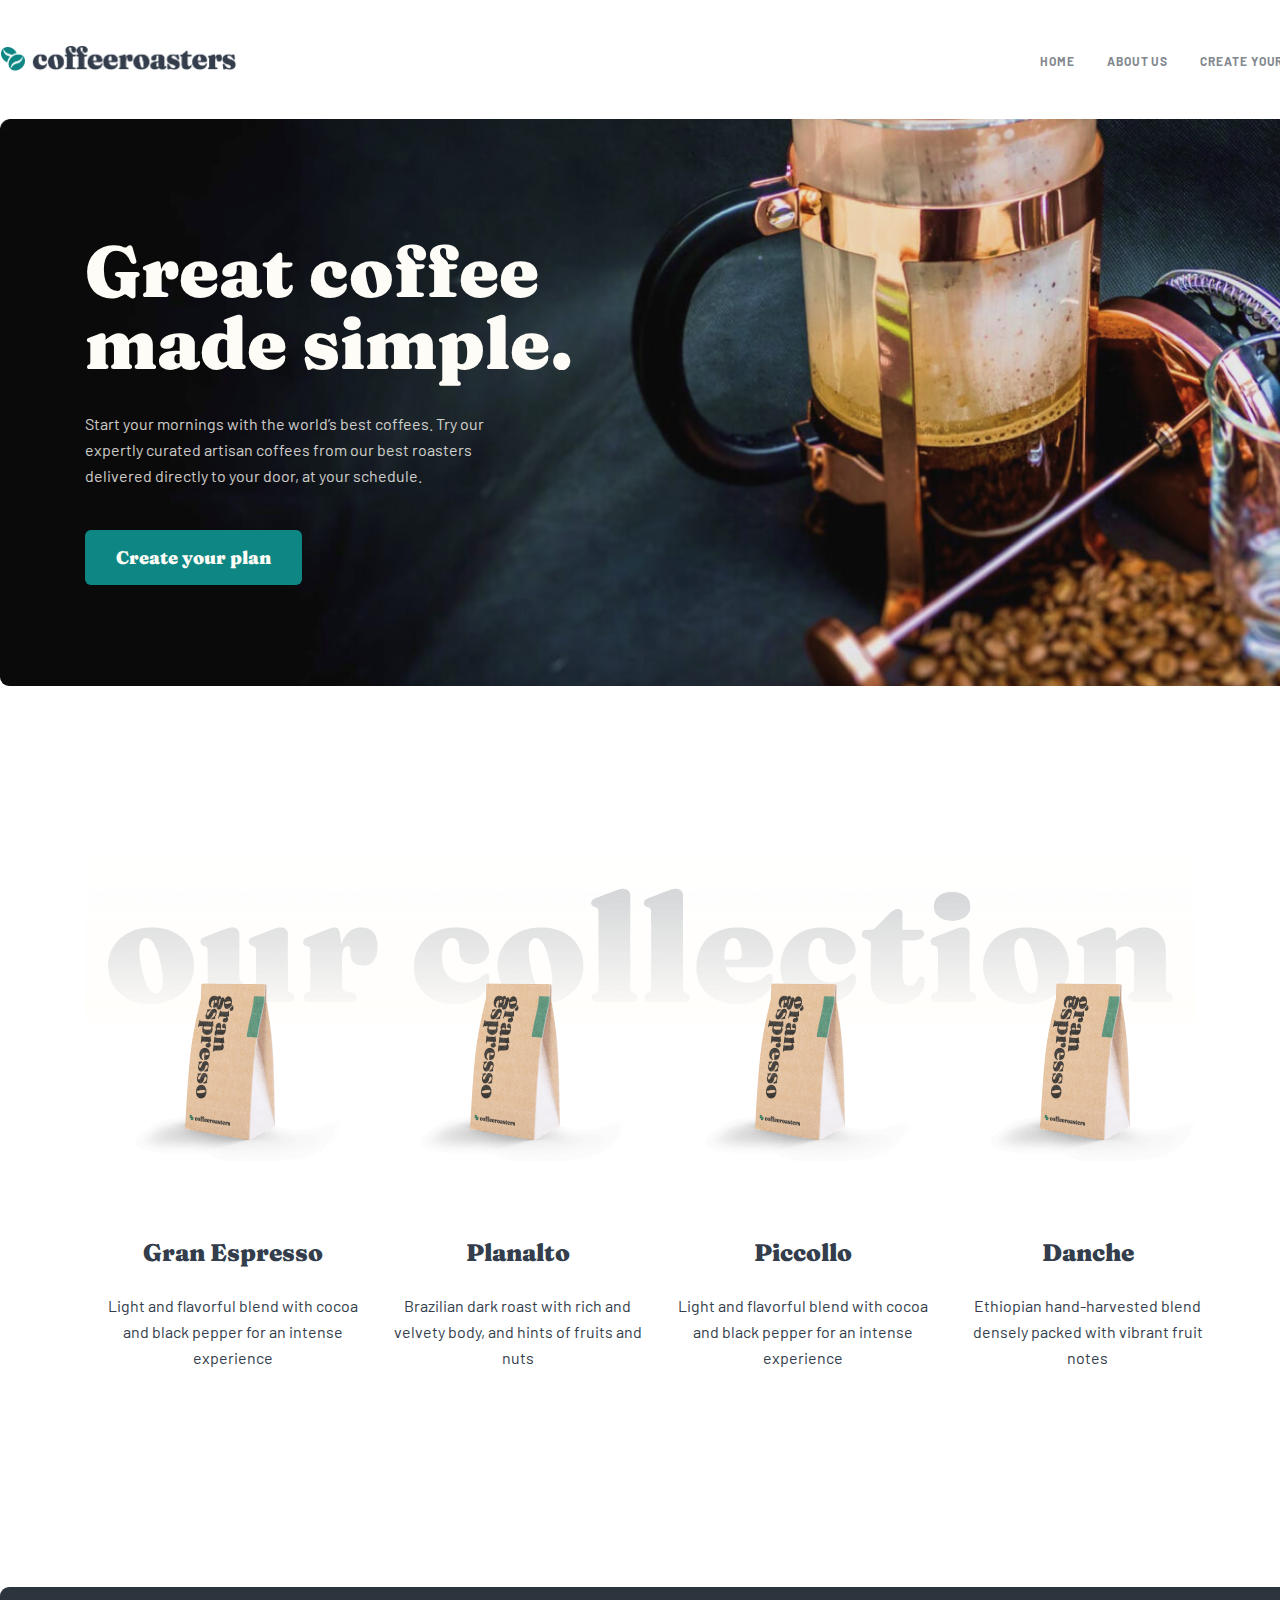
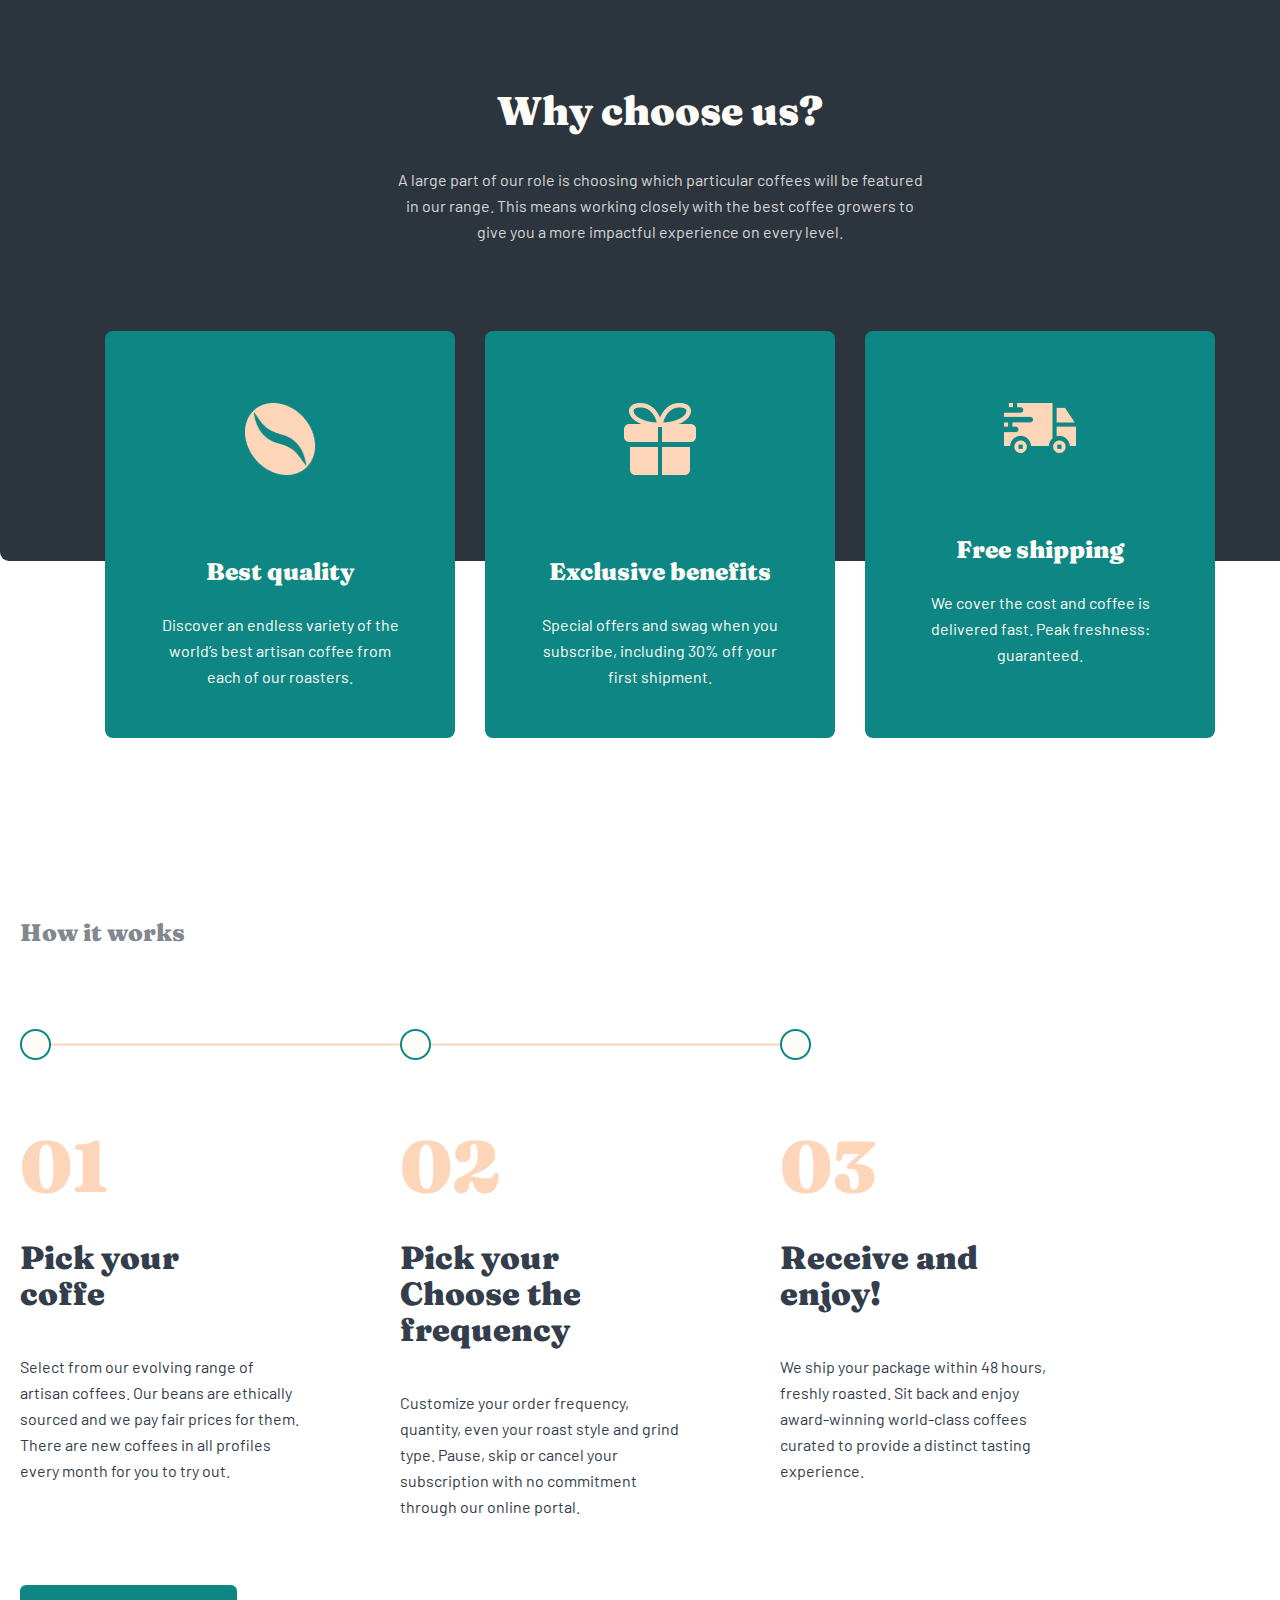
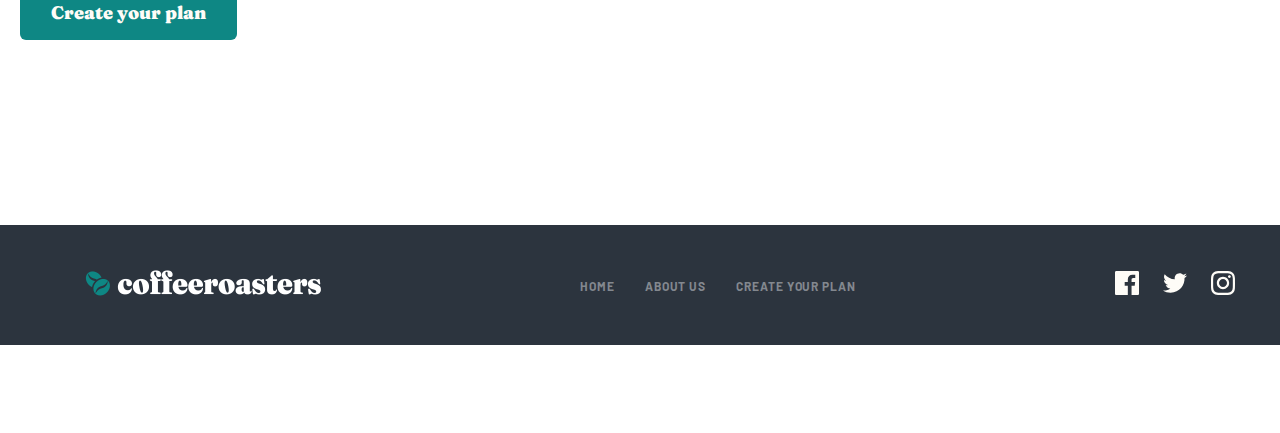
<file: index.html>
<!DOCTYPE html>
<html lang="en">
<head>
    <meta charset="UTF-8">
    <meta http-equiv="X-UA-Compatible" content="IE=edge">
    <meta name="viewport" content="width=device-width, initial-scale=1.0">
    <link rel="stylesheet" href="./css/normalize.css">
    <link rel="stylesheet" href="./css/general.css">
    <link rel="stylesheet" href="./css/main.css">
    <title>coffe</title>
</head>
<body>
    <!-- HEADER -->
    <header class="header">
        <div class="container header-container">
            <a class="header-link" href="#">
                <img class="header-img" src="./image/Coffeeroasters-logo0.png" alt="coffe logo" width="236" height="26">
            </a>
            
            <!-- NAVIGATION MENU -->
            <nav class="sitenav">
                <ul class="sitenav-list">
                    <li class="sitenav-item">
                        <a class="sitenav-link" href="./index.html">HOME</a>
                    </li>
                    
                    <li class="sitenav-item">
                        <a class="sitenav-link" href="./about.html">ABOUT US</a>
                    </li>
                    
                    <li class="sitenav-item">
                        <a class="sitenav-link" href="./create.html">CREATE YOUR PLAN</a>
                    </li>
                </ul>
            </nav>
        </div>
    </header>
    
    <!-- MAIN -->
    <main class="main">
        <!-- HERO SECTION -->
        <section class="hero">
            <div class="container hero-container">
                <h1 class="hero-heading">Great coffee made simple.</h1>
                <p class="hero-desc">Start your mornings with the world’s best coffees. Try our expertly curated artisan coffees from our best roasters delivered directly to your door, at your schedule.</p>
                
                <a class="site-btn hero-btn" href="#">Create your plan</a>
            </div>
        </section>
        
        <!-- INFORMATION SECTION -->
        <section class="information">
            <div class="container information-container">
                <ul class="information-list">
                    <li class="information-item">
                        <img class="information-img" src="./image/espresso.png" alt="img" width="255" height="193">
                        <h2 class="information-heading">Gran Espresso</h2>
                        <p class="information-tittle">Light and flavorful blend with cocoa and black pepper for an intense experience</p>
                    </li>
                    
                    <li class="information-item">
                        <img class="information-img" src="./image/espresso.png" alt="img" width="255" height="193">
                        <h2 class="information-heading">Planalto</h2>
                        <p class="information-tittle">Brazilian dark roast with rich and velvety body, and hints of fruits and nuts</p>
                    </li>
                    
                    <li class="information-item">
                        <img class="information-img" src="./image/espresso.png" alt="img" width="255" height="193">
                        <h2 class="information-heading">Piccollo</h2>
                        <p class="information-tittle">Light and flavorful blend with cocoa and black pepper for an intense experience</p>
                    </li>
                    
                    <li class="information-item">
                        <img class="information-img" src="./image/espresso.png" alt="img" width="255" height="193">
                        <h2 class="information-heading">Danche</h2>
                        <p class="information-tittle">Ethiopian hand-harvested blend densely packed with vibrant fruit notes</p>
                    </li>
                </ul>
            </div>
        </section>
        
        
        <!-- PROJECT SECTION -->
        <section class="project">
            <div class="container project-container">
                <h2 class="project-heading">Why choose us?</h2>
                <p class="project-title">A large part of our role is choosing which particular coffees will be featured in our range. This means working closely with the best coffee growers to give you a more impactful experience on every level.</p>
                <ul class="project-list">
                    <li class="project-item">
                        <a class="project-link" href="#">
                            <img class="project-img" src="./image/coffee-bean.png" width="72" height="72" alt="coffe logo">
                            <h3 class="project-item-heading">Best quality</h3>
                            <p class="project-desc">Discover an endless variety of the world’s best artisan coffee from each of our roasters.</p>
                        </a>
                        
                    </li>
                    
                    <li class="project-item">
                        <a class="project-link" href="#">
                            <img class="project-img" src="./image/Combined-Shape.png" width="72" height="72" alt="coffe logo">
                            <h3 class="project-item-heading">Exclusive benefits</h3>
                            <p class="project-desc">Special offers and swag when you subscribe, including 30% off your first shipment.</p>
                        </a>
                        
                    </li>
                    
                    <li class="project-item">
                        <a class="project-link" href="#">
                            <img class="project-img" src="./image/free-shipping.png" width="72" height="50" alt="coffe logo">
                            <h3 class="project-item-heading">Free shipping</h3>
                            <p class="project-desc">We cover the cost and coffee is delivered fast. Peak freshness: guaranteed.</p>
                        </a>
                        
                    </li>
                </ul>
            </div>
        </section>
        
        <!-- PLAN SECTION -->
        <section class="plan">
            <div class="container plan-container">
                <h2 class="plan-heading">How it works</h2>
                <img src="./image/plan-img.png" alt="plan img" width="791" height="31">
                
                <ul class="plan-list">
                    <li class="plan-item">
                        <b class="plan-number">01</b>
                        <h3 class="plan-item-heading">Pick your <br>coffe</h3>
                        <p class="plan-tittle">Select from our evolving range of artisan coffees. Our beans are ethically sourced and we pay fair prices for them. There are new coffees in all profiles every month for you to try out.</p>
                    </li>
                    
                    <li class="plan-item">
                        <b class="plan-number">02</b>
                        <h3 class="plan-item-heading">Pick your Choose the frequency</h3>
                        <p class="plan-tittle">Customize your order frequency, quantity, even your roast style and grind type. Pause, skip or cancel your subscription with no commitment through our online portal.</p>
                    </li>
                    
                    <li class="plan-item">
                        <b class="plan-number">03</b>
                        <h3 class="plan-item-heading">Receive and enjoy!</h3>
                        <p class="plan-tittle">We ship your package within 48 hours, freshly roasted. Sit back and enjoy award-winning world-class coffees curated to provide a distinct tasting experience.</p>
                    </li>
                </ul>
                
                <a class="site-btn plan-btn" href="#">Create your plan</a>
            </div>
        </section>
    </main>
    
    <!-- FOOTER -->
    <footer class="footer-section">
        <div class="container footer-container">
            <a class="footer-logo" href="#">
                <img class="footer-logo-img" src="./image/coffeeroasters-logo2.png" width="236" height="26" alt="logo">
                
                <nav class="footernav">
                    <ul class="footernav-list">
                        <li class="footernav-item">
                            <a class="footernav-link" href="#">HOME</a>
                        </li>
                        
                        <li class="footernav-item">
                            <a class="footernav-link" href="#">ABOUT US</a>
                        </li>
                        
                        <li class="footernav-item">
                            <a class="footernav-link" href="#">CREATE YOUR PLAN</a>
                        </li>
                    </ul>
                </nav>
                
                <div class="footer-box">
                    <a class="footer-box-link" href="#">
                        <img class="footer-box-img" src="./image/facebook-logo.svg" width="24" height="24" alt="logo">
                    </a>
                    
                    <a class="footer-box-link" href="#">
                        <img class="footer-box-img" src="./image/twet.svg" width="24" height="20" alt="logo">
                    </a>
                    
                    <a class="footer-box-link" href="#">
                        <img class="footer-box-img" src="./image/insta.svg" width="24" height="24" alt="logo">
                    </a>
                </div>
            </a>
        </div>
    </footer>
    
    
</body>
</html>
</file>
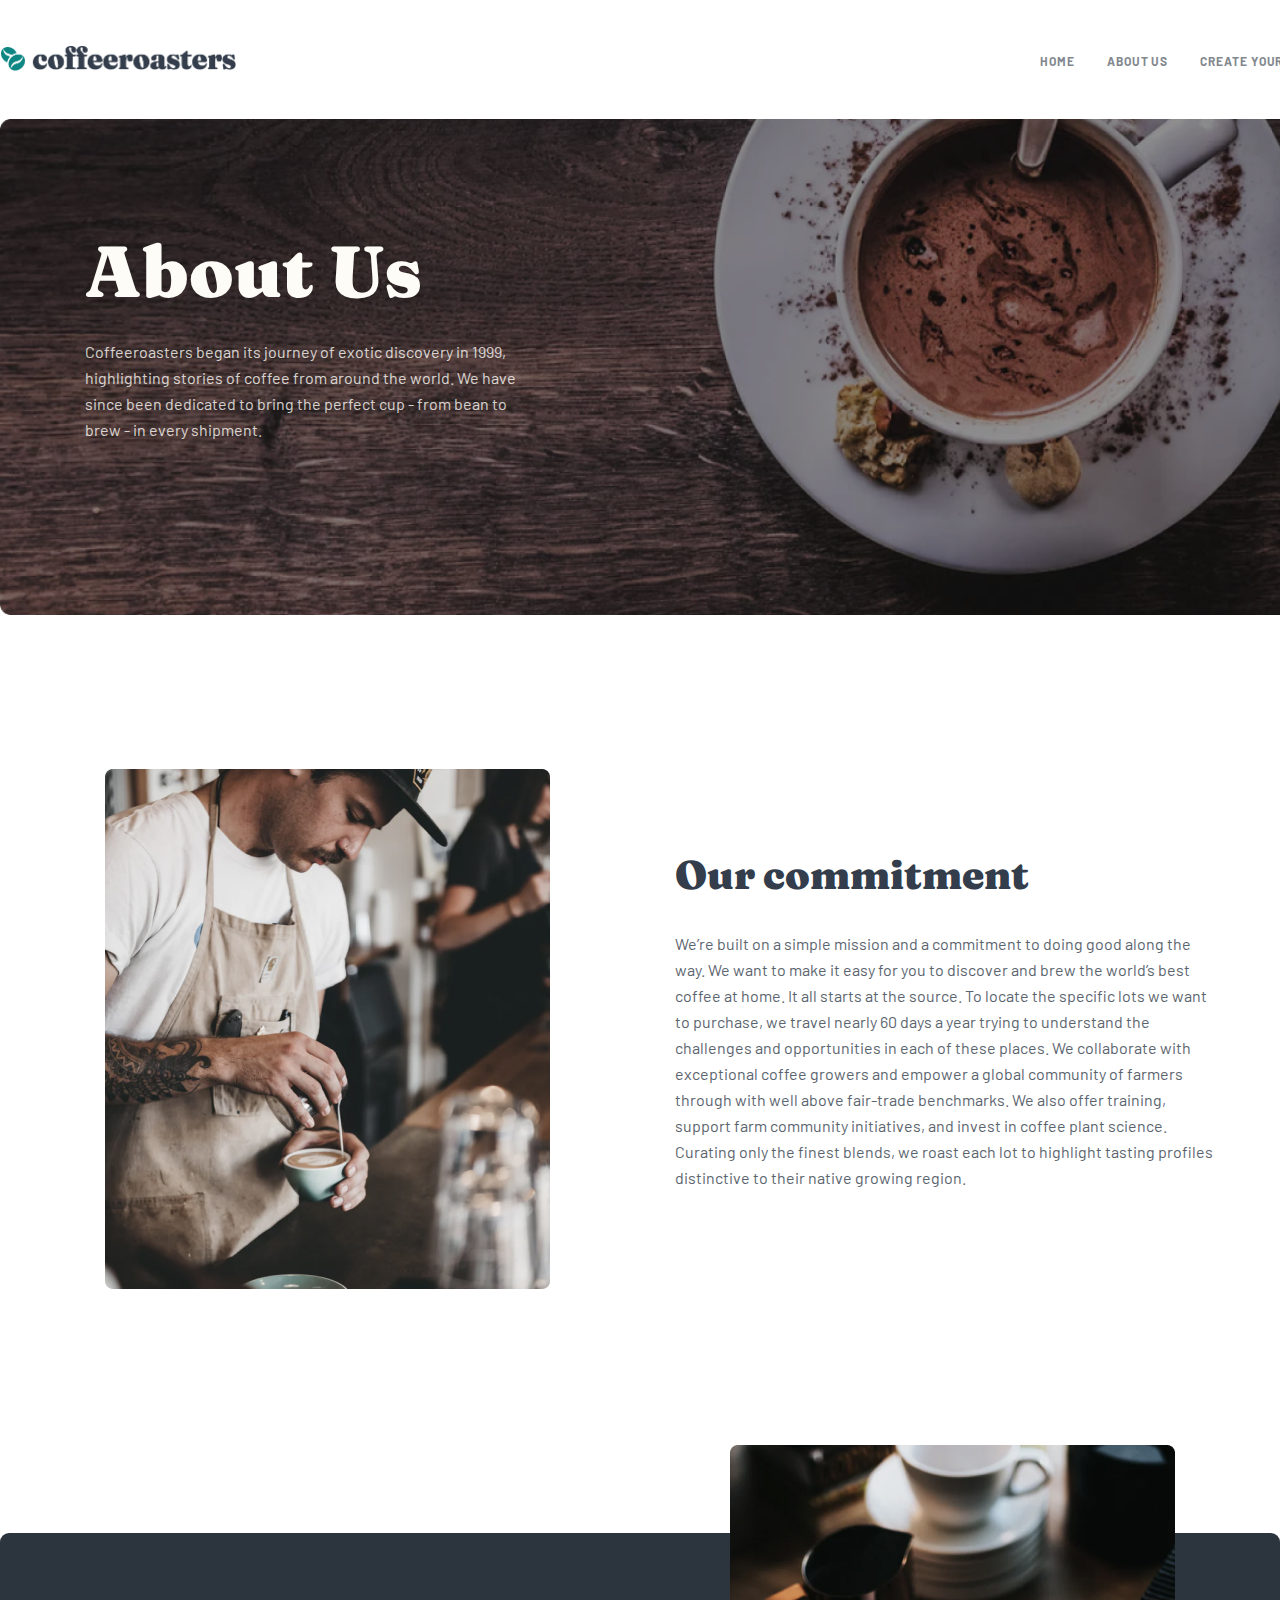
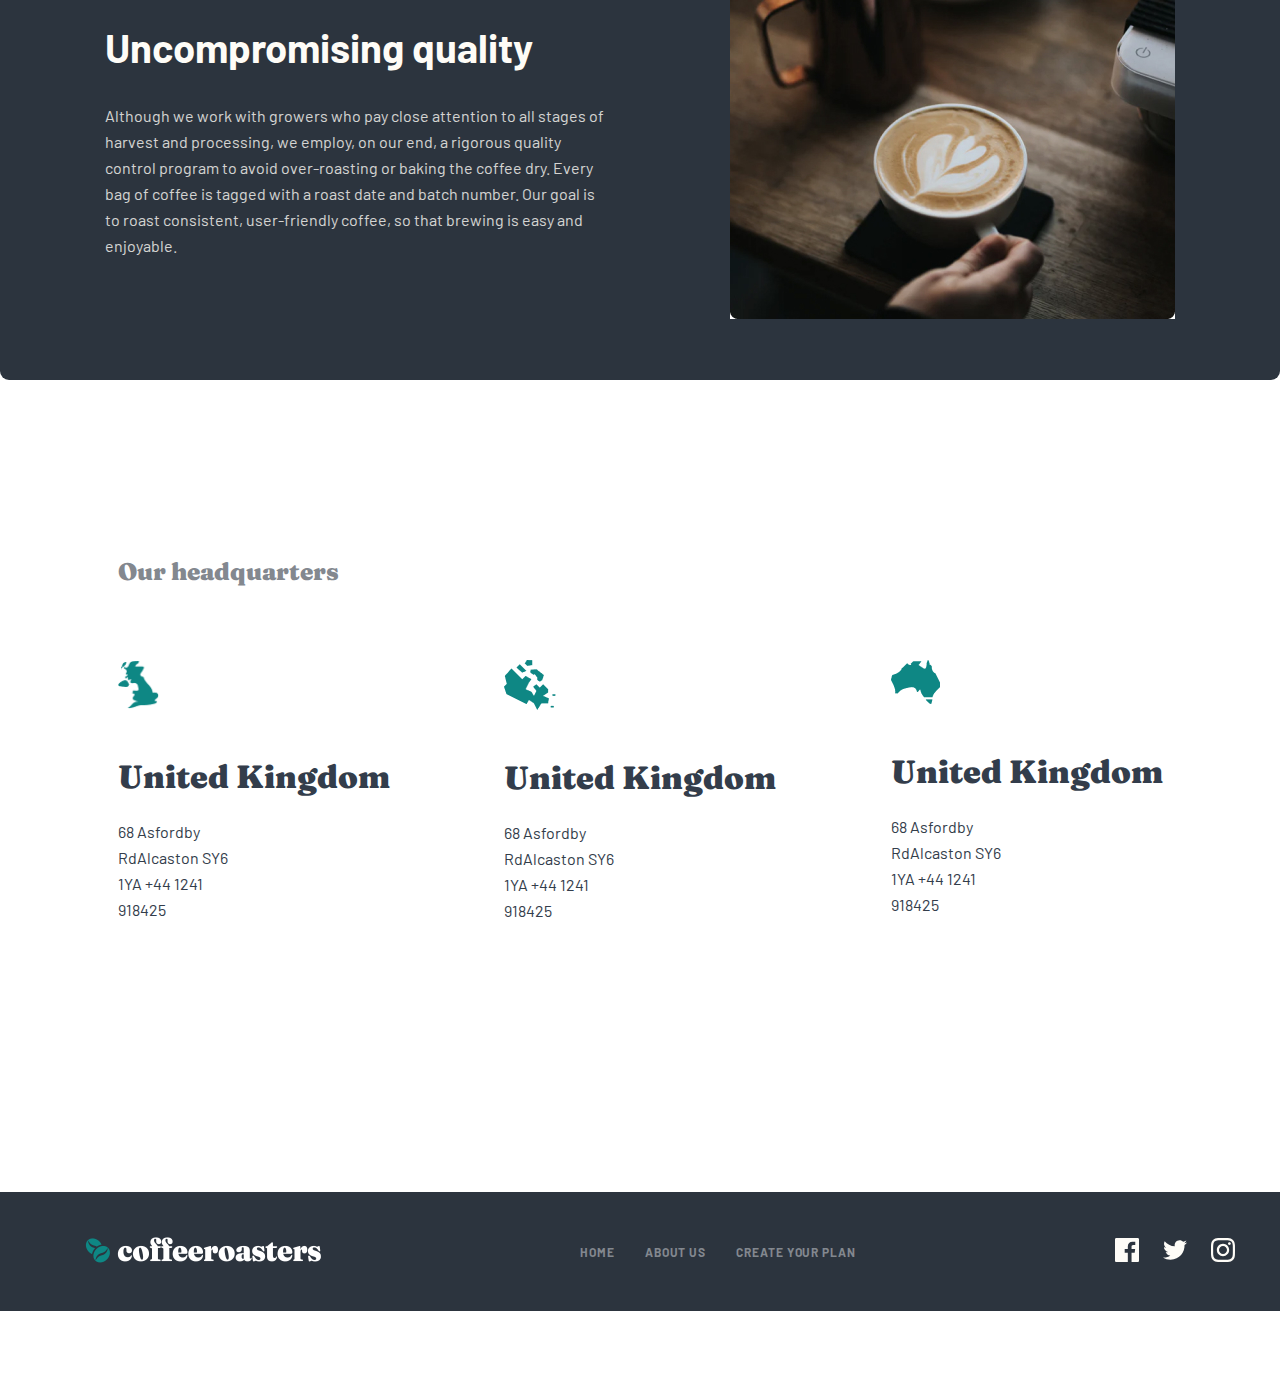
<file: about.html>
<!DOCTYPE html>
<html lang="en">
<head>
    <meta charset="UTF-8">
    <meta http-equiv="X-UA-Compatible" content="IE=edge">
    <meta name="viewport" content="width=device-width, initial-scale=1.0">
    <link rel="stylesheet" href="./css/normalize.css">
    <link rel="stylesheet" href="./css/general.css">
    <link rel="stylesheet" href="./css/main.css">
    <title>coffe</title>
</head>
<body>
    <!-- HEADER -->
    <header class="header">
        <div class="container header-container">
            <a class="header-link" href="#">
                <img class="header-img" src="./image/Coffeeroasters-logo0.png" alt="coffe logo" width="236" height="26">
            </a>
            
            <!-- NAVIGATION MENU -->
            <nav class="sitenav">
                <ul class="sitenav-list">
                    <li class="sitenav-item">
                        <a class="sitenav-link" href="./index.html">HOME</a>
                    </li>
                    
                    <li class="sitenav-item">
                        <a class="sitenav-link" href="./about.html">ABOUT US</a>
                    </li>
                    
                    <li class="sitenav-item">
                        <a class="sitenav-link" href="./create.html">CREATE YOUR PLAN</a>
                    </li>
                </ul>
            </nav>
        </div>
    </header>
    
    <!-- MAIN -->
    <main class="main">
        <!-- HERO SECTION -->
        <section class="hero-about">
            <div class="container hero-about-container">
                <h1 class="hero-about-heading">About Us</h1>
                <p class="hero-about-desc">Coffeeroasters began its journey of exotic discovery in 1999, highlighting stories of coffee from around the world. We have since been dedicated to bring the perfect cup - from bean to brew - in every shipment.</p>
                
            </div>
        </section>
        
        
        <!-- SERVICES SECTION -->
        <section class="services-about-top">
            <div class="container services-about-container">
                <img class="services-about-img" src="./image/coffe man.jpg" alt="coffe man" width="445" height="520">
                
                <div class="services-about-box">
                    <h2 class="services-about-heading">Our commitment</h2>
                    <p class="services-about-desc">We’re built on a simple mission and a commitment to doing good along the way. We want to make it easy for you to discover and brew the world’s best coffee at home. It all starts at the source. To locate the specific lots we want to purchase, we travel nearly 60 days a year trying to understand the challenges and opportunities in each of these places. We collaborate with exceptional coffee growers and empower a global community of farmers through with well above fair-trade benchmarks. We also offer training, support farm community initiatives, and invest in coffee plant science. Curating only the finest blends, we roast each lot to highlight tasting profiles distinctive to their native growing region.</p>
                </div>
            </div>
        </section>
        
        <!-- QUALITY SECTION -->
        <section class="site-quality">
            <div class="container site-quality-container">
                <div class="site-quality-box">
                    <h2 class="site-quality-heading">Uncompromising quality</h2>
                    <p class="site-quality-desc">Although we work with growers who pay close attention to all stages of harvest and processing, we employ, on our end, a rigorous quality control program to avoid over-roasting or baking the coffee dry. Every bag of coffee is tagged with a roast date and batch number. Our goal is to roast consistent, user-friendly coffee, so that brewing is easy and enjoyable.</p>
                </div>
                
                <img class="site-quality-img" src="./image/coffe smile.jpg" alt="coffe smily" width="445" height="474">
            </div>
        </section>

        <!-- OUR COMPANY -->
        <section class="our-company">
            <div class="container our-company-container">
                <p class="our-company-desc">Our headquarters</p>

                <ul class="our-company-list">
                    <li class="our-company-item">
                        <img class="our-company-img" src="./image/coffe logo1.png" alt="country logo" width="41" height="49">
                       <h3 class="our-company-heading">United Kingdom</h3>
                       <p class="our-company-title">68  Asfordby RdAlcaston SY6 1YA +44 1241 918425</p>
                    </li>

                    <li class="our-company-item">
                        <img class="our-company-img" src="./image/coffe logo2.png" alt="country logo" width="52" height="50">
                       <h3 class="our-company-heading">United Kingdom</h3>
                       <p class="our-company-title">68  Asfordby RdAlcaston SY6 1YA +44 1241 918425</p>
                    </li>

                    <li class="our-company-item">
                        <img class="our-company-img" src="./image/coffe logo3.png" alt="country logo" width="49" height="44">
                       <h3 class="our-company-heading">United Kingdom</h3>
                       <p class="our-company-title">68  Asfordby RdAlcaston SY6 1YA +44 1241 918425</p>
                    </li>
                </ul>
            </div>
        </section>
        
    </main>

     <!-- FOOTER -->
     <footer class="footer-section">
        <div class="container footer-container">
            <a class="footer-logo" href="#">
                <img class="footer-logo-img" src="./image/coffeeroasters-logo2.png" width="236" height="26" alt="logo">

                <nav class="footernav">
                  <ul class="footernav-list">
                      <li class="footernav-item">
                          <a class="footernav-link" href="#">HOME</a>
                      </li>

                      <li class="footernav-item">
                          <a class="footernav-link" href="#">ABOUT US</a>
                      </li>

                      <li class="footernav-item">
                          <a class="footernav-link" href="#">CREATE YOUR PLAN</a>
                      </li>
                  </ul>
                </nav>

                <div class="footer-box">
                    <a class="footer-box-link" href="#">
                        <img class="footer-box-img" src="./image/facebook-logo.svg" width="24" height="24" alt="logo">
                    </a>

                    <a class="footer-box-link" href="#">
                        <img class="footer-box-img" src="./image/twet.svg" width="24" height="20" alt="logo">
                    </a>

                    <a class="footer-box-link" href="#">
                        <img class="footer-box-img" src="./image/insta.svg" width="24" height="24" alt="logo">
                    </a>
                </div>
            </a>
        </div>
    </footer>
    
    
</body>
</html>
</file>
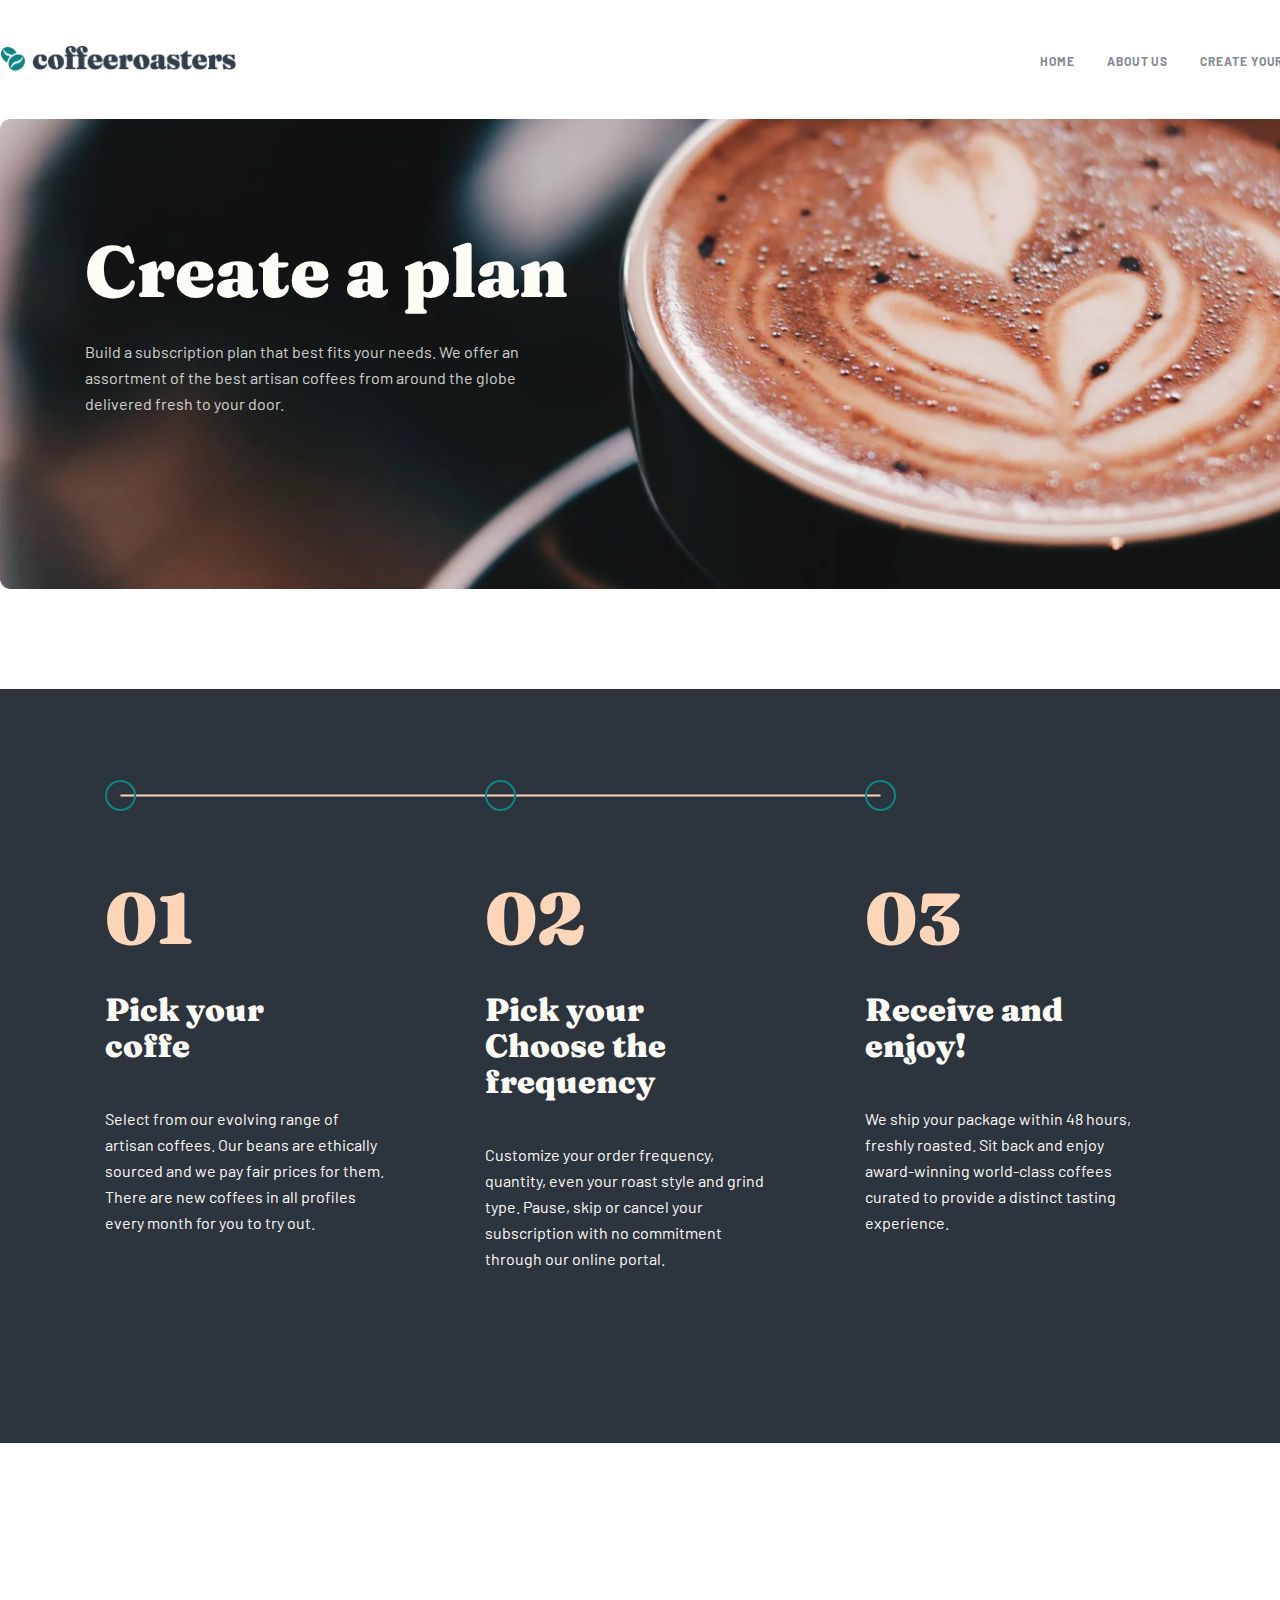
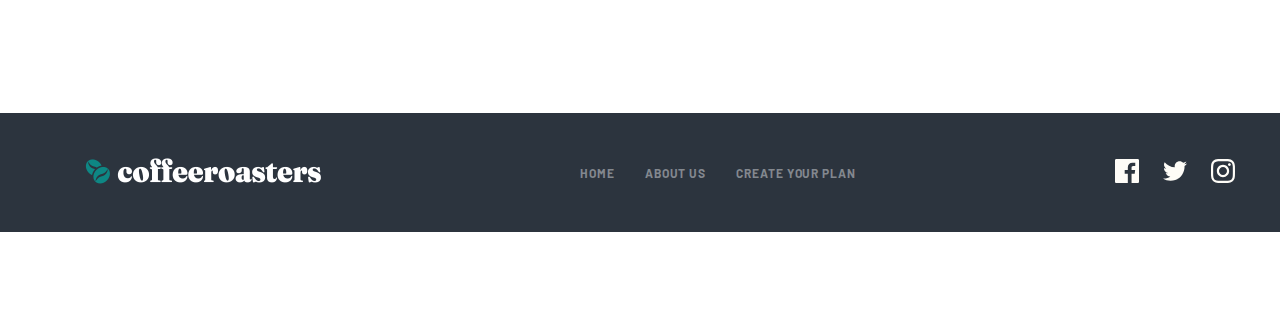
<file: create.html>
<!DOCTYPE html>
<html lang="en">
<head>
    <meta charset="UTF-8">
    <meta http-equiv="X-UA-Compatible" content="IE=edge">
    <meta name="viewport" content="width=device-width, initial-scale=1.0">
    <link rel="stylesheet" href="./css/normalize.css">
    <link rel="stylesheet" href="./css/general.css">
    <link rel="stylesheet" href="./css/main.css">
    <title>coffe</title>
</head>
<body>
    <!-- HEADER -->
    <header class="header">
        <div class="container header-container">
            <a class="header-link" href="#">
                <img class="header-img" src="./image/Coffeeroasters-logo0.png" alt="coffe logo" width="236" height="26">
            </a>
            
            <!-- NAVIGATION MENU -->
            <nav class="sitenav">
                <ul class="sitenav-list">
                    <li class="sitenav-item">
                        <a class="sitenav-link" href="./index.html">HOME</a>
                    </li>
                    
                    <li class="sitenav-item">
                        <a class="sitenav-link" href="./about.html">ABOUT US</a>
                    </li>
                    
                    <li class="sitenav-item">
                        <a class="sitenav-link" href="./create.html">CREATE YOUR PLAN</a>
                    </li>
                </ul>
            </nav>
        </div>
    </header>

      <!-- MAIN -->
      <main class="main">
        <!-- HERO SECTION + CREATE -->
        <section class="hero-create">
            <div class="container hero-create-container">
                <h1 class="hero-create-heading">Create a plan</h1>
                <p class="hero-create-desc">Build a subscription plan that best fits your needs. We offer an assortment of the best artisan coffees from around the globe delivered fresh to your door.</p>
                
            </div>

             <!-- PLAN SECTION -->
        <section class="plan">
            <div class="container plan-container create-plan-container">                                               
               <div class="create-box">
                <img src="./image/plan-about logo.svg" alt="plan img" width="791" height="31">
                
                <ul class="plan-list">
                    <li class="plan-item">
                        <b class="plan-number">01</b>
                        <h3 class="plan-item-heading create-heading">Pick your <br>coffe</h3>
                        <p class="plan-tittle create-desc">Select from our evolving range of artisan coffees. Our beans are ethically sourced and we pay fair prices for them. There are new coffees in all profiles every month for you to try out.</p>
                    </li>
                    
                    <li class="plan-item">
                        <b class="plan-number">02</b>
                        <h3 class="plan-item-heading create-heading">Pick your Choose the frequency</h3>
                        <p class="plan-tittle create-desc">Customize your order frequency, quantity, even your roast style and grind type. Pause, skip or cancel your subscription with no commitment through our online portal.</p>
                    </li>
                    
                    <li class="plan-item">
                        <b class="plan-number">03</b>
                        <h3 class="plan-item-heading create-heading">Receive and enjoy!</h3>
                        <p class="plan-tittle create-desc">We ship your package within 48 hours, freshly roasted. Sit back and enjoy award-winning world-class coffees curated to provide a distinct tasting experience.</p>
                    </li>
                </ul>
               </div>
             
                
            </div>
        </section>
        </section>
        
    </main>

     <!-- FOOTER -->
     <footer class="footer-section">
        <div class="container footer-container">
            <a class="footer-logo" href="#">
                <img class="footer-logo-img" src="./image/coffeeroasters-logo2.png" width="236" height="26" alt="logo">

                <nav class="footernav">
                  <ul class="footernav-list">
                      <li class="footernav-item">
                          <a class="footernav-link" href="#">HOME</a>
                      </li>

                      <li class="footernav-item">
                          <a class="footernav-link" href="#">ABOUT US</a>
                      </li>

                      <li class="footernav-item">
                          <a class="footernav-link" href="#">CREATE YOUR PLAN</a>
                      </li>
                  </ul>
                </nav>

                <div class="footer-box">
                    <a class="footer-box-link" href="#">
                        <img class="footer-box-img" src="./image/facebook-logo.svg" width="24" height="24" alt="logo">
                    </a>

                    <a class="footer-box-link" href="#">
                        <img class="footer-box-img" src="./image/twet.svg" width="24" height="20" alt="logo">
                    </a>

                    <a class="footer-box-link" href="#">
                        <img class="footer-box-img" src="./image/insta.svg" width="24" height="24" alt="logo">
                    </a>
                </div>
            </a>
        </div>
    </footer>
</file>
<file: css/general.css>
@font-face {
    font-family: 'Barlow';
    src: url('../font/Barlow-SemiBold.woff2') format('woff2'),
    url('../font/Barlow-SemiBold.woff') format('woff'),
    url('../font/Barlow-SemiBold.ttf') format('truetype');
    font-weight: 600;
    font-style: normal;
    font-display: swap;
}

@font-face {
    font-family: 'Barlow';
    src: url('../font/Barlow-Bold.woff2') format('woff2'),
    url('../font/Barlow-Bold.woff') format('woff'),
    url('../font/Barlow-Bold.ttf') format('truetype');
    font-weight: bold;
    font-style: normal;
    font-display: swap;
}

@font-face {
    font-family: 'Barlow';
    src: url('../font/Barlow-Regular.woff2') format('woff2'),
    url('../font/Barlow-Regular.woff') format('woff'),
    url('../font/Barlow-Regular.ttf') format('truetype');
    font-weight: normal;
    font-style: normal;
    font-display: swap;
}

@font-face {
    font-family: 'Fraunces';
    src: url('../font/Fraunces-Black.woff2') format('woff2'),
    url('../font/Fraunces-Black.woff') format('woff'),
    url('../font/Fraunces-Black.ttf') format('truetype');
    font-weight: 900;
    font-style: normal;
    font-display: swap;
}


*,
*::after,
*::before {
    box-sizing: border-box;
}

body{
    margin: 0;
    padding: 0;
    font-family: Barlow, sans-serif;
}

img {
    display: inline-block;
}

.container {
    width: 1320px;
    margin: 0 auto;
    padding: 0 20px;
}
.header-link:hover{
    opacity: 0.8;
}

.header-link:active{
    opacity: 0.4;
}

.visually-hidden {
    position: absolute;
    width: 1px;
    height: 1px;
    margin: -1px;
    padding: 0;
    overflow: hidden;
    border: 0;
    clip: rect(0 0 0 0);
}
</file>
<file: css/main.css>
.site-btn {
    margin: 0;
    padding: 0;
    text-decoration: none;
    padding: 16px 31px;
    font-family: 'Fraunces';
    font-weight: 900;
    font-size: 18px;
    line-height: 25px;
    text-align: center;
    color: #FEFCF7;
    border: none;
    background: #0E8784;
    border-radius: 6px;
    transition: 0.3s;
}

.site-btn:active {
    background: #66D2CF;
}

/* HEADER */
.header-container {
    display: flex;
    justify-content: space-between;
    align-items: center;
    padding: 45px 0;
}
.sitenav-list{
    display: flex;
    list-style: none;
    margin: 0;
    padding: 0;
}
.sitenav-item + .sitenav-item{
    margin-left: 32px;
}

.sitenav-link{
    text-decoration: none;
    font-weight: 700;
    font-size: 12px;
    line-height: 15px;
    letter-spacing: 0.923077px;
    text-transform: uppercase;
    color: #83888F;
}
.sitenav-link:hover{
    opacity: 0.8;
}
.sitenav-link:active{
    opacity: 0.4;
}

/* MAIN */  
/* HERO SECTION */
.hero{
    padding-bottom: 70px;
}

.hero-container {
    background-image: url(../image/hero-background.jpg);
    background-repeat: no-repeat;
    background-size: cover;
    padding: 116px 85px;
    border-radius: 9px;
}
.hero-heading {
    margin: 0;
    padding: 0;
    width: 493px;
    margin-bottom: 32px;
    font-family: 'Fraunces';
    font-style: normal;
    font-weight: 900;
    font-size: 72px;
    line-height: 72px;
    color: #FEFCF7;
}

.hero-desc {
    margin: 0;
    padding: 0;
    margin-bottom: 56px;
    width: 445px;
    font-weight: 400;
    font-size: 16px;
    line-height: 26px;
    color: #FEFCF7;
    mix-blend-mode: normal;
    opacity: 0.8;
}

.hero-btn:hover{
    opacity: 0.8;
}
.hero-btn:active{
    opacity: 0.4;
}

/* INFORMATION SECTION */
.information {
    padding-top: 70px;
    padding-bottom: 100px;
}
.information-container {
    width: 1111px;
    padding-top: 126px;
    background-image: url(../image/collection-back.png);
    background-repeat: no-repeat;
    background-size: contain;
    background-position: center top;
}
.information-list {
    list-style: none;
    display: flex;
    justify-content: center;
}
.information-item {
    width: 255px;
}
.information-item + .information-item {
    margin-left: 30px;
} 
.information-img {
    margin-bottom: 72px;
}
.information-heading {
    margin: 0;
    padding: 0;
    margin-bottom: 24px;
    font-family: 'Fraunces';
    font-weight: 900;
    font-size: 24px;
    line-height: 32px;
    text-align: center;
    color: #333D4B;
}
.information-tittle {
    margin: 0;
    padding: 0;
    font-family: 'Barlow';
    font-weight: 400;
    font-size: 16px;
    line-height: 26px;
    text-align: center;
    color: #333D4B;
}

/* PROJECT SECTION */
.project {
    padding-top: 100px;
    padding-bottom: 256px;
}
.project-container {
    position: relative;
    padding-top: 100px;
    padding-bottom: 230px;
    border-radius: 9px;
    background-color: #2C343E;
}
.project-heading {
    margin: 0;
    padding: 0;
    margin-bottom: 32px;
    font-family: 'Fraunces';
    font-weight: 900;
    font-size: 40px;
    line-height: 48px;
    text-align: center;
    color: #FEFCF7;
}
.project-title {
    margin: 0 auto;
    padding: 0;
    margin-bottom: 86px;
    width: 540px;
    font-family: 'Barlow';
    font-weight: 400;
    font-size: 16px;
    line-height: 26px;
    text-align: center;
    color: #FEFCF7;
    mix-blend-mode: normal;
    opacity: 0.8;
}
.project-list {
    display: flex;
    justify-content: center;
    margin: 0;
    padding: 0;
    position: absolute;
    left: 105px;
    list-style: none;
}

.project-item {
    padding: 48px;
    padding-top: 72px;
    width: 350px;
    background-color: #0E8784;
    border-radius: 8px;
    text-align: center;
}
.project-link{
    text-decoration: none;
    transition: 0.2s;
}
.project-link:hover{
    opacity: 0.8;
}
.project-link:active{
    opacity: 0.4;
}
.project-item + .project-item {
    margin-left: 30px;
}
.project-img {
    margin-bottom: 22px;
}
.project-item-heading {
    margin: 0;
    padding: 0;
    margin-top: 56px;
    margin-bottom: 24px;
    font-family: 'Fraunces';
    font-weight: 900;
    font-size: 24px;
    line-height: 32px;
    text-align: center;
    color: #FEFCF7;
}
.project-desc {
    margin: 0;
    padding: 0;
    font-weight: 400;
    font-size: 16px;
    line-height: 26px;
    text-align: center;
    color: #FEFCF7;
}

/* PLAN SECTION */
.plan {
    padding-top: 100px;
    padding-bottom: 100px;
}

.plan-heading {
    margin: 0;
    padding: 0;
    margin-bottom: 80px;
    font-family: 'Fraunces';
    font-weight: 900;
    font-size: 24px;
    line-height: 32px;
    color: #83888F;
}
.plan-list {
    display: flex;
    margin: 0;
    padding: 0;
    margin-top: 67px;
    margin-bottom: 64px;
    list-style: none;
}
.plan-item {
    width: 285px;
}
.plan-item + .plan-item{
    margin-left: 95px;
}
.plan-number {
    margin: 0;
    padding: 0;
    display: inline-block;
    margin-bottom: 38px;
    font-family: 'Fraunces';
    font-weight: 900;
    font-size: 72px;
    line-height: 72px;
    color: #FDD6BA;
}
.plan-item-heading {
    margin: 0;
    padding: 0;
    margin-bottom: 42px;
    font-family: 'Fraunces';
    font-weight: 900;
    font-size: 32px;
    line-height: 36px;
    color: #333D4B;
}
.plan-tittle {
    font-weight: 400;
    font-size: 16px;
    line-height: 26px;
    color: #333D4B;
}
.plan-btn:hover{
    opacity: 0.8;
}
.plan-btn:active{
    opacity: 0.4;
}

/* FOOTER */
.footer-section {
    margin-top: 100px;
    margin-bottom: 88px;
}

.footer-container {
    display: flex;
    justify-content: space-between;
    align-items: center;
    padding: 45px 85px;
    background-color: #2C343E;
}

.footernav-list {
    margin: 0;
    padding: 0;
    display: flex;
    list-style: none;   
}
.footernav-item + .footernav-item{
    margin-left: 30px;
}
.footernav-link {
    text-decoration: none;
    font-weight: 700;
    font-size: 12px;
    line-height: 15px;
    letter-spacing: 0.923077px;
    color: #83888F;
}
.footernav-link:hover{
    opacity: 0.8;
}
.footernav-link:active{
    color: white;
}
.footer-box {
    display: flex;
    justify-content: space-between;
    align-items: center;
    width: 120px;
}
.footer-box-link:hover{
    opacity: 0.8;
}
.footer-box-link:active{
    opacity: 0.4;
}


/*2 ABOUT CSS */
/* HERO-ABOUT */
.hero-about{
    padding-bottom: 70px;
}

.hero-about-container {
    background-image: url(../image/hero-bg.png);
    background-repeat: no-repeat;
    background-size: cover;
    padding: 116px 85px;
    border-radius: 9px;
}
.hero-about-heading {
    margin: 0;
    padding: 0;
    width: 493px;
    margin-bottom: 32px;
    font-family: Fraunces;
    font-style: normal;
    font-weight: 900;
    font-size: 72px;
    line-height: 72px;
    color: #FEFCF7;
}

.hero-about-desc {
    margin: 0;
    padding: 0;
    margin-bottom: 56px;
    width: 445px;
    font-weight: 400;
    font-size: 16px;
    line-height: 26px;
    color: #FEFCF7;
    mix-blend-mode: normal;
    opacity: 0.8;
}

/* SERVICES-ABOUT */
.services-about-top{
    padding: 84px 0;
}
.services-about-container {
    display: flex;
    justify-content: center;
    align-items: center;
}

.services-about-box {
    max-width: 540px;
    margin-left: 125px;
}

.services-about-heading {
    margin: 0;
    padding: 0;
    margin-bottom: 32px;
    font-family: 'Fraunces';
    font-weight: 900;
    font-size: 40px;
    line-height: 48px;
    color: #333D4B;
}
.services-about-desc {
    font-weight: 400;
    font-size: 16px;
    line-height: 26px;
    color: #333D4B;
    mix-blend-mode: normal;
    opacity: 0.8;
}
/* QUALITY SECTION */
.site-quality {
    padding-top: 160px;
    padding-bottom: 176px;
}

.site-quality-container {
    display: flex;
    justify-content: space-between;
    max-width: 1280px;
    max-height: 447px;
    position: relative;
    border-radius: 9px;
    background-color: #2C343E;
}
.site-quality-box {
    margin: 0;
    margin-top: 90px;
    margin-right: 125px;
    margin-left: 85px;
}
.site-quality-heading {
    margin: 0;
    font-family: Fraunces 9pt;
    font-style: normal;
    font-weight: 900;
    font-size: 40px;
    line-height: 48px; 
    color: #FEFCF7;
    margin-bottom: 32px;
}
.site-quality-desc {
    margin: 0;
    font-family: 'Barlow';
    font-style: normal;
    max-width: 540px;
    max-height: 130px;
    font-weight: 400;
    font-size: 16px;
    line-height: 26px;
    color: #FEFCF7; 
    mix-blend-mode: normal;
    opacity: 0.8;
}
.site-quality-img {
    margin-right: 85px;
    position: relative;
    top: -88px;
}
/* OUR COMPANY */
.our-company{
    padding-bottom: 168px;
}

.our-company-container {
    max-width: 1085px;
}
.our-company-desc {
    margin: 0;
    margin-bottom: 72px;
    font-family: 'Fraunces';
    font-style: normal;
    font-weight: 900;
    font-size: 24px;
    line-height: 32px;
    color: #83888f;
}
.our-company-list {
    display: flex;
    justify-content: space-between;
    list-style: none;
    margin: 0;
    padding: 0;
}

.our-company-heading {
    margin: 0;
    margin-top: 46px;
    margin-bottom: 24px;
    font-family: Fraunces;
    font-style: normal;
    font-weight: 900;
    font-size: 32px;
    line-height: 36px;
    color: #333d4b;
}
.our-company-title {
    width: 120px;
    margin: 0;
    font-size: 16px;
    line-height: 26px;
    color: #333d4b;
}

/* CREATE YOU PLAN */
/* HERO-ABOUT */
.hero-create{
    padding-bottom: 70px;
}

.hero-create-container {
    background-image: url(../image/logo\ create.png);
    background-repeat: no-repeat;
    background-size: cover;
    padding: 116px 85px;
    border-radius: 9px;
}
.hero-create-heading {
    margin: 0;
    padding: 0;
    width: 493px;
    margin-bottom: 32px;
    font-family: Fraunces;
    font-style: normal;
    font-weight: 900;
    font-size: 72px;
    line-height: 72px;
    color: #FEFCF7;
}

.hero-create-desc {
    margin: 0;
    padding: 0;
    margin-bottom: 56px;
    width: 445px;
    font-weight: 400;
    font-size: 16px;
    line-height: 26px;
    color: #FEFCF7;
    mix-blend-mode: normal;
    opacity: 0.8;
}

.create-plan-container{
    background-color: #2C343E;
}
.create-box{
    padding: 91px 85px;
}
.create-heading{
    color: #FEFCF7;
}
.create-desc{
    color: #FEFCF7;
}
</file>
